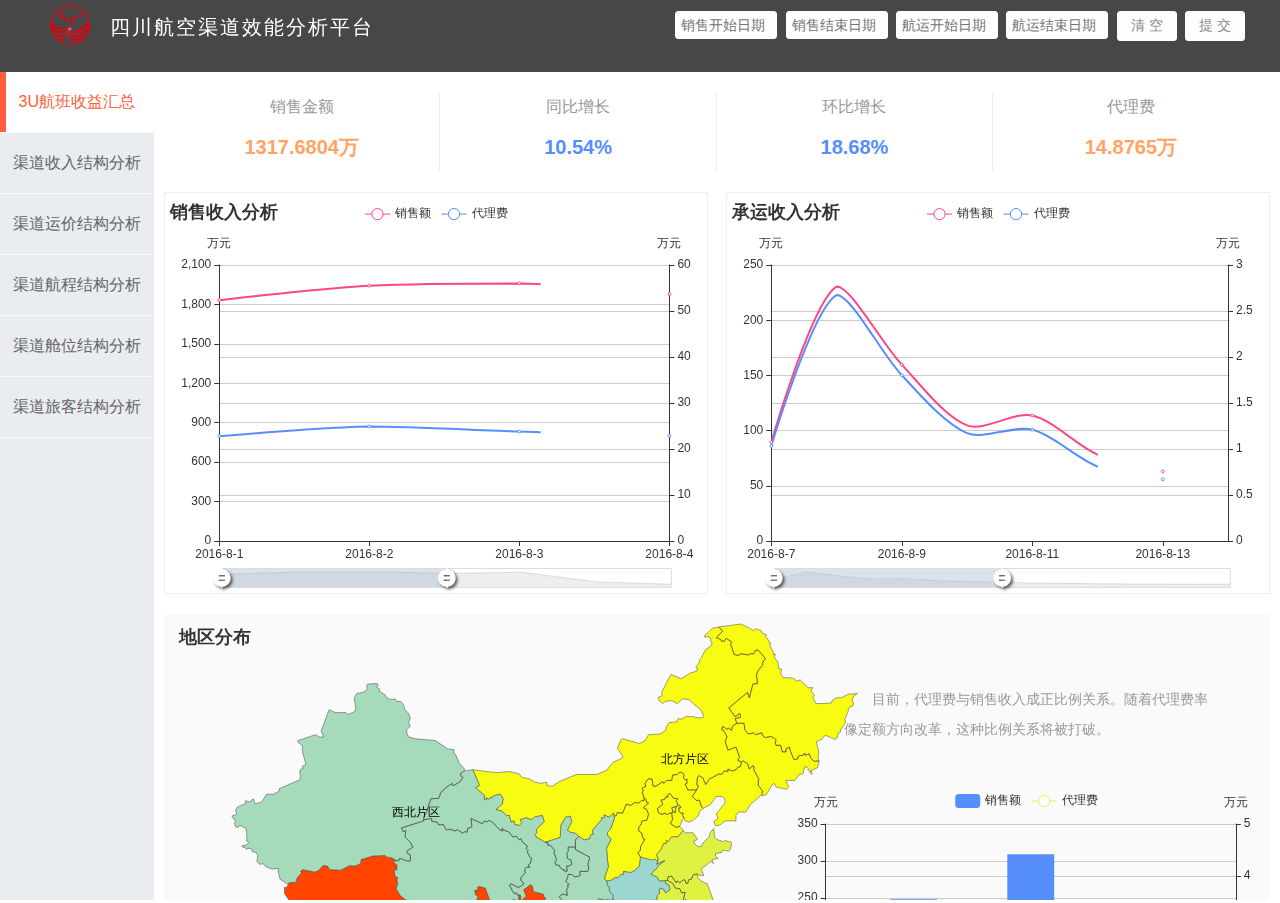
<file: index.html>
<!DOCTYPE html>
<html>
<head>
    <meta charset="UTF-8">
    <title></title>
    <link rel="stylesheet" href="css/public.css"/>
    <link rel="stylesheet" href="css/index.css"/>
    <link rel="stylesheet" href="css/datePicker.css"/>
</head>
<body>
<div class="main">
    <div class="mainTop">
        <div class="mainTop_left">
            <img src="img/logo.png" width="40" height="40" class="floatLeft" />
            <p>四川航空渠道效能分析平台</p>
        </div>
        <!--日期筛选-->
        <div class="floatRight pageDate">
            <form id="myform" style="display: inline-block">
                <input type="text" id="datePicker" class="date_picker" placeholder="销售开始日期"/>
                <input type="text" id="datePicker2" class="date_picker" placeholder="销售结束日期"/>
                <input type="text" id="datePicker3" class="date_picker" placeholder="航运开始日期"/>
                <input type="text" id="datePicker4" class="date_picker" placeholder="航运结束日期"/>
            </form>
            <input type="button" id="dateClear" class="date_picker dateClear" value="清 空"/>
            <input type="submit" id="dateSubmit" class="date_picker dateClear" value="提 交"/>
        </div>
    </div>
    <div class="mainBottom">
        <div style="width:12%;" class="floatLeft iframeLeft">
            <div class="leftNav">
                <ul class="nav">
                    <li>
                        <a class="left00 default" target="right" href="paging/right.html">3U航班收益汇总</a>
                    </li>
                    <li>
                        <a target="right" href="paging/channel.html" class="left1">渠道收入结构分析</a>
                        <!--<ul class="navTwo">
                            <li class="twoText">
                                <a>二级列表1</a>
                                <span class="floatRight rotation">></span>
                                <div class="navThree" style="display: none">
                                    <a target="right" href="paging/right.html">三级列表1</a>
                                    <a href="###">三级列表</a>
                                    <a href="###">三级列表</a>
                                    <a href="###">三级列表</a>
                                </div>
                            </li>
                            <li class="twoText">
                                <a>二级列表2</a>
                                <span class="floatRight rotation">></span>
                                <div class="navThree" style="display: none">
                                    <a href="###">三级列表</a>
                                    <a href="###">三级列表</a>
                                    <a href="###">三级列表</a>
                                    <a href="###">三级列表</a>
                                </div>
                            </li>
                            <li class="twoText">
                                <a target="right" href="paging/right1.html">二级列表3</a>
                            </li>
                        </ul>-->
                    </li>
                    <li><a target="right" href="paging/tariffs.html">渠道运价结构分析</a></li>
                    <li><a target="right" href="paging/interLine.html">渠道航程结构分析</a></li>
                    <li><a target="right" href="paging/space.html">渠道舱位结构分析</a></li>
                    <li><a target="right" href="paging/travelers.html">渠道旅客结构分析</a></li>
                    <div id="lanPos"></div>
                </ul>
            </div>
        </div>
        <div style="width:88%;" class="floatLeft iframeRight">
            <iframe id="right" name="right" src="paging/right.html" width="100%" height="100%" frameborder="false"></iframe>
        </div>
    </div>
</div>
<script type="text/javascript" src="js/jquery-1.11.3.js"></script>
<script type="text/javascript" src="js/jquery.date_input.pack.js"></script>
<script type="text/javascript" src="js/index.js"></script>
</body>
</html>
</file>
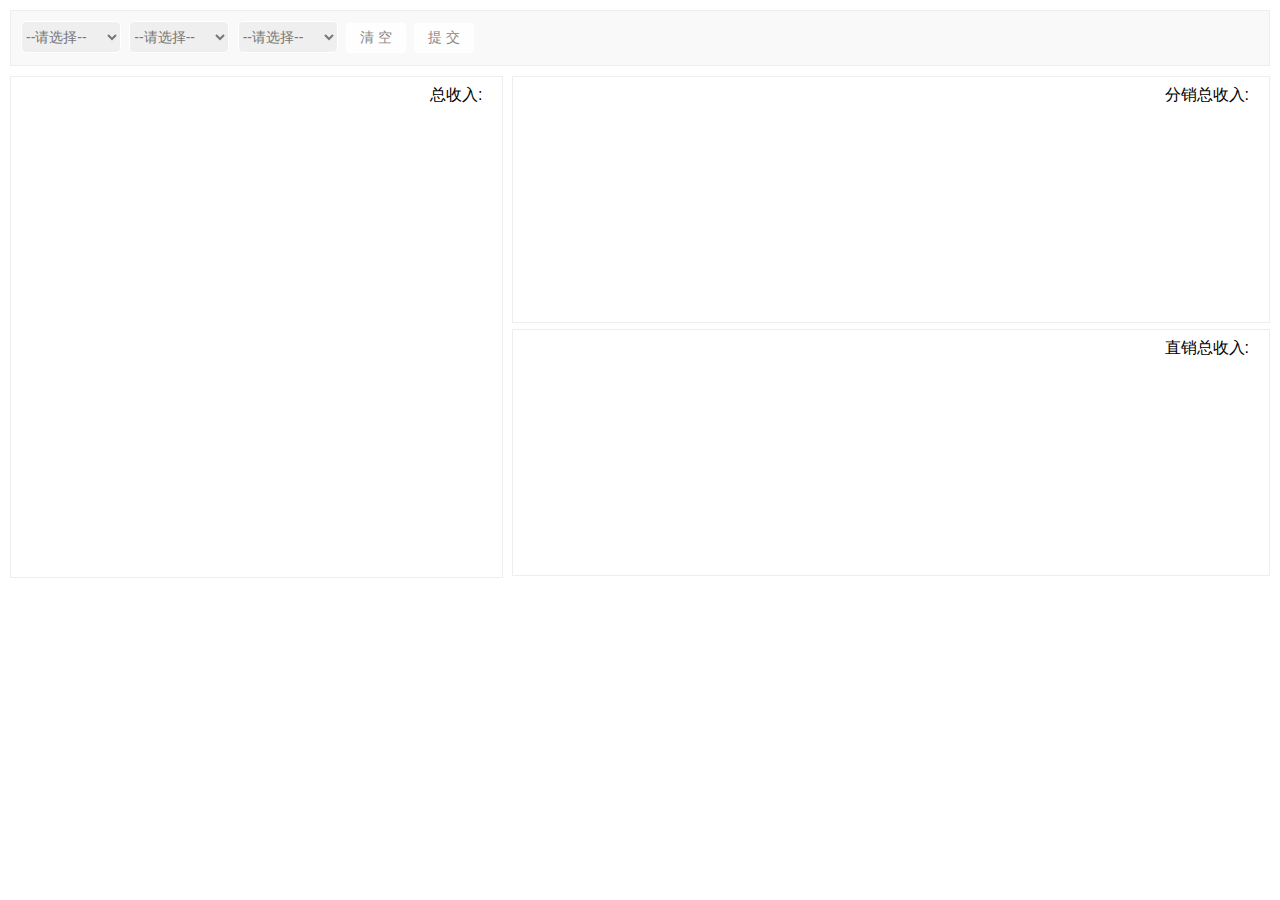
<file: paging/channel.html>
<!DOCTYPE html>
<html>
<head>
    <meta charset="UTF-8">
    <title>渠道结构分析</title>
    <link rel="stylesheet" href="../css/public.css"/>
    <link rel="stylesheet" href="../css/right.css"/>
</head>
<body>
<div class="page">
    <!--全局筛选-->
    <div class="pageSelect">
        <!--三级筛选-->
        <div class="floatLeft selectFilter">
            <select class="oneSelect">
                <option data-index="-1">--请选择--</option>
            </select>
            <select class="twoSelect">
                <option data-index="-1">--请选择--</option>
            </select>
            <select class="threeSelect">
                <option data-index="-1">--请选择--</option>
            </select>
            <input type="button" id="dateClear2" class="date_picker dateClear" value="清 空"/>
            <input type="submit" id="dateSubmit2" class="date_picker dateClear" value="提 交"/>
        </div>
    </div>
    <!--详情-->
    <div class="channelLayout">
        <div class="channelLeft">
            <p class="channel_totalRevenue">
                <span>总收入:</span>
                <span class="totalRevenue"></span>
            </p>
            <div id="channel_onePie" style="width:100%;height: 100%"></div>
        </div>
        <div class="channelTop">
            <p class="channel_totalRevenue">
                <span>分销总收入:</span>
                <span class="distribution"></span>
            </p>
            <div id="channel_twoTopPie" class="floatLeft channel_twoTopPie"></div>
            <div id="channel_threeTopPie" class="floatLeft channel_twoTopPie"></div>
        </div>
        <div class="channelbottom">
            <p class="channel_totalRevenue">
                <span>直销总收入:</span>
                <span class="direct"></span>
            </p>
            <div id="channel_twoBottomPie" class="floatLeft channel_twoTopPie"></div>
            <div id="channel_threeBottomPie" class="floatLeft channel_twoTopPie"></div>
        </div>
    </div>
</div>
</body>
<script type="text/javascript" src="../js/jquery-1.11.3.js"></script>
<script type="text/javascript" src="../js/echarts.js"></script>
<script type="text/javascript" src="../js/channel.js"></script>
</html>
</file>
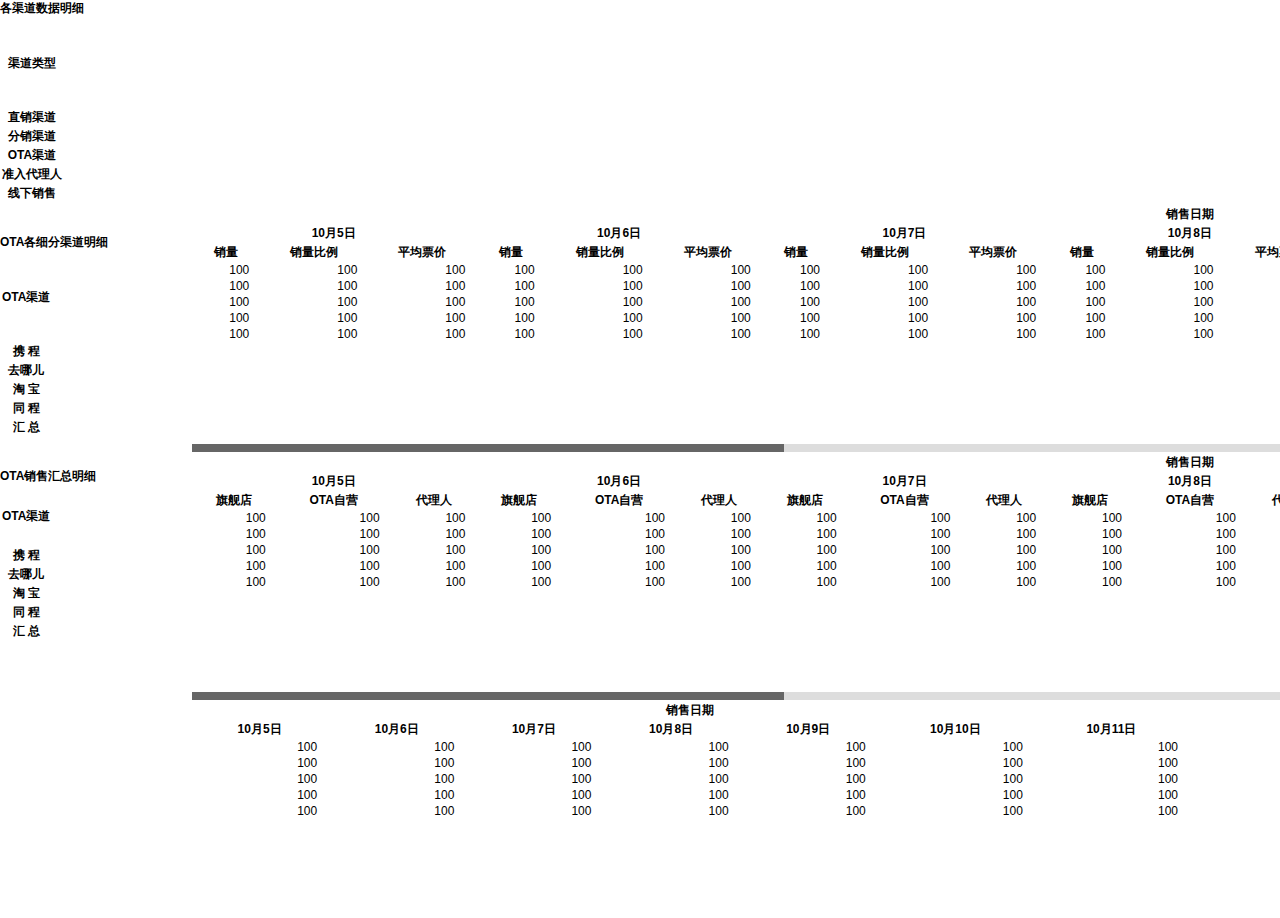
<file: paging/channelDetails.html>
<!DOCTYPE html>
<html>
<head>
    <meta charset="UTF-8">
    <title>明细表</title>
    <link rel="stylesheet" href="../css/public.css"/>
    <link rel="stylesheet" href="../css/right.css"/>
    <link rel="stylesheet" href="../css/lanrenzhijia.css"/>
</head>
<body>
<div class="detailsLayout">
    <h3>各渠道数据明细</h3>
    <table border="1" cellspacing="0" cellpadding="2" bordercolor="#fff">
        <thead class="details_Left">
            <tr style="height: 90px">
                <th>渠道类型</th>
            </tr>
            <tr>
                <th>直销渠道</th>
            </tr>
            <tr>
                <th>分销渠道</th>
            </tr>
            <tr>
                <th>OTA渠道</th>
            </tr>
            <tr>
                <th>准入代理人</th>
            </tr>
            <tr>
                <th>线下销售</th>
            </tr>
        </thead>
    </table>
    <div id="scrollbar1" class=" floatRight scrollbar">
        <div class="viewport">
            <div class="overview">
                <table  border="1" cellspacing="0" cellpadding="2" bordercolor="#fff">
                    <thead>
                        <tr>
                            <th colspan="21">销售日期</tr>
                        <tr>
                            <th colspan="3">10月5日</th>
                            <th colspan="3">10月6日</th>
                            <th colspan="3">10月7日</th>
                            <th colspan="3">10月8日</th>
                            <th colspan="3">10月9日</th>
                            <th colspan="3">10月10日</th>
                            <th colspan="3">10月11日</th>
                        </tr>
                        <tr class="scrollbar1_width">
                            <th>销量</th>
                            <th>销量比例</th>
                            <th>平均票价</th>
                            <th>销量</th>
                            <th>销量比例</th>
                            <th>平均票价</th>
                            <th>销量</th>
                            <th>销量比例</th>
                            <th>平均票价</th>
                            <th>销量</th>
                            <th>销量比例</th>
                            <th>平均票价</th>
                            <th>销量</th>
                            <th>销量比例</th>
                            <th>平均票价</th>
                            <th>销量</th>
                            <th>销量比例</th>
                            <th>平均票价</th>
                            <th>销量</th>
                            <th>销量比例</th>
                            <th>平均票价</th>
                        </tr>
                    </thead>
                    <tbody>
                        <tr>
                            <td>100</td>
                            <td>100</td>
                            <td>100</td>
                            <td>100</td>
                            <td>100</td>
                            <td>100</td>
                            <td>100</td>
                            <td>100</td>
                            <td>100</td>
                            <td>100</td>
                            <td>100</td>
                            <td>100</td>
                            <td>100</td>
                            <td>100</td>
                            <td>100</td>
                            <td>100</td>
                            <td>100</td>
                            <td>100</td>
                            <td>100</td>
                            <td>100</td>
                            <td>100</td>
                        </tr>
                        <tr>
                            <td>100</td>
                            <td>100</td>
                            <td>100</td>
                            <td>100</td>
                            <td>100</td>
                            <td>100</td>
                            <td>100</td>
                            <td>100</td>
                            <td>100</td>
                            <td>100</td>
                            <td>100</td>
                            <td>100</td>
                            <td>100</td>
                            <td>100</td>
                            <td>100</td>
                            <td>100</td>
                            <td>100</td>
                            <td>100</td>
                            <td>100</td>
                            <td>100</td>
                            <td>100</td>
                        </tr>
                        <tr>
                            <td>100</td>
                            <td>100</td>
                            <td>100</td>
                            <td>100</td>
                            <td>100</td>
                            <td>100</td>
                            <td>100</td>
                            <td>100</td>
                            <td>100</td>
                            <td>100</td>
                            <td>100</td>
                            <td>100</td>
                            <td>100</td>
                            <td>100</td>
                            <td>100</td>
                            <td>100</td>
                            <td>100</td>
                            <td>100</td>
                            <td>100</td>
                            <td>100</td>
                            <td>100</td>
                        </tr>
                        <tr>
                            <td>100</td>
                            <td>100</td>
                            <td>100</td>
                            <td>100</td>
                            <td>100</td>
                            <td>100</td>
                            <td>100</td>
                            <td>100</td>
                            <td>100</td>
                            <td>100</td>
                            <td>100</td>
                            <td>100</td>
                            <td>100</td>
                            <td>100</td>
                            <td>100</td>
                            <td>100</td>
                            <td>100</td>
                            <td>100</td>
                            <td>100</td>
                            <td>100</td>
                            <td>100</td>
                        </tr>
                        <tr>
                            <td>100</td>
                            <td>100</td>
                            <td>100</td>
                            <td>100</td>
                            <td>100</td>
                            <td>100</td>
                            <td>100</td>
                            <td>100</td>
                            <td>100</td>
                            <td>100</td>
                            <td>100</td>
                            <td>100</td>
                            <td>100</td>
                            <td>100</td>
                            <td>100</td>
                            <td>100</td>
                            <td>100</td>
                            <td>100</td>
                            <td>100</td>
                            <td>100</td>
                            <td>100</td>
                        </tr>
                    </tbody>
                </table>
            </div>
        </div>
        <div class="scrollbar">
            <div class="track">
                <div class="thumb"></div>
            </div>
        </div>
    </div>
</div>
<div class="detailsLayout" style="margin-top:30px">
    <h3>OTA各细分渠道明细</h3>
    <table border="1" cellspacing="0" cellpadding="2" bordercolor="#fff">
        <thead class="details_Left">
        <tr style="height: 90px">
            <th>OTA渠道</th>
        </tr>
        <tr>
            <th>携 程</th>
        </tr>
        <tr>
            <th>去哪儿</th>
        </tr>
        <tr>
            <th>淘 宝</th>
        </tr>
        <tr>
            <th>同 程</th>
        </tr>
        <tr>
            <th>汇 总</th>
        </tr>
        </thead>
    </table>
    <div id="scrollbar2" class=" floatRight scrollbar">
        <div class="viewport">
            <div class="overview">
                <table  border="1" cellspacing="0" cellpadding="2" bordercolor="#fff">
                    <thead>
                    <tr>
                        <th colspan="21">销售日期</tr>
                    <tr>
                        <th colspan="3">10月5日</th>
                        <th colspan="3">10月6日</th>
                        <th colspan="3">10月7日</th>
                        <th colspan="3">10月8日</th>
                        <th colspan="3">10月9日</th>
                        <th colspan="3">10月10日</th>
                        <th colspan="3">10月11日</th>
                    </tr>
                    <tr class="scrollbar1_width">
                        <th>旗舰店</th>
                        <th>OTA自营</th>
                        <th>代理人</th>
                        <th>旗舰店</th>
                        <th>OTA自营</th>
                        <th>代理人</th>
                        <th>旗舰店</th>
                        <th>OTA自营</th>
                        <th>代理人</th>
                        <th>旗舰店</th>
                        <th>OTA自营</th>
                        <th>代理人</th>
                        <th>旗舰店</th>
                        <th>OTA自营</th>
                        <th>代理人</th>
                        <th>旗舰店</th>
                        <th>OTA自营</th>
                        <th>代理人</th>
                        <th>旗舰店</th>
                        <th>OTA自营</th>
                        <th>代理人</th>
                    </tr>
                    </thead>
                    <tbody>
                    <tr>
                        <td>100</td>
                        <td>100</td>
                        <td>100</td>
                        <td>100</td>
                        <td>100</td>
                        <td>100</td>
                        <td>100</td>
                        <td>100</td>
                        <td>100</td>
                        <td>100</td>
                        <td>100</td>
                        <td>100</td>
                        <td>100</td>
                        <td>100</td>
                        <td>100</td>
                        <td>100</td>
                        <td>100</td>
                        <td>100</td>
                        <td>100</td>
                        <td>100</td>
                        <td>100</td>
                    </tr>
                    <tr>
                        <td>100</td>
                        <td>100</td>
                        <td>100</td>
                        <td>100</td>
                        <td>100</td>
                        <td>100</td>
                        <td>100</td>
                        <td>100</td>
                        <td>100</td>
                        <td>100</td>
                        <td>100</td>
                        <td>100</td>
                        <td>100</td>
                        <td>100</td>
                        <td>100</td>
                        <td>100</td>
                        <td>100</td>
                        <td>100</td>
                        <td>100</td>
                        <td>100</td>
                        <td>100</td>
                    </tr>
                    <tr>
                        <td>100</td>
                        <td>100</td>
                        <td>100</td>
                        <td>100</td>
                        <td>100</td>
                        <td>100</td>
                        <td>100</td>
                        <td>100</td>
                        <td>100</td>
                        <td>100</td>
                        <td>100</td>
                        <td>100</td>
                        <td>100</td>
                        <td>100</td>
                        <td>100</td>
                        <td>100</td>
                        <td>100</td>
                        <td>100</td>
                        <td>100</td>
                        <td>100</td>
                        <td>100</td>
                    </tr>
                    <tr>
                        <td>100</td>
                        <td>100</td>
                        <td>100</td>
                        <td>100</td>
                        <td>100</td>
                        <td>100</td>
                        <td>100</td>
                        <td>100</td>
                        <td>100</td>
                        <td>100</td>
                        <td>100</td>
                        <td>100</td>
                        <td>100</td>
                        <td>100</td>
                        <td>100</td>
                        <td>100</td>
                        <td>100</td>
                        <td>100</td>
                        <td>100</td>
                        <td>100</td>
                        <td>100</td>
                    </tr>
                    <tr>
                        <td>100</td>
                        <td>100</td>
                        <td>100</td>
                        <td>100</td>
                        <td>100</td>
                        <td>100</td>
                        <td>100</td>
                        <td>100</td>
                        <td>100</td>
                        <td>100</td>
                        <td>100</td>
                        <td>100</td>
                        <td>100</td>
                        <td>100</td>
                        <td>100</td>
                        <td>100</td>
                        <td>100</td>
                        <td>100</td>
                        <td>100</td>
                        <td>100</td>
                        <td>100</td>
                    </tr>
                    </tbody>
                </table>
            </div>
        </div>
        <div class="scrollbar">
            <div class="track">
                <div class="thumb"></div>
            </div>
        </div>
    </div>
</div>
<div class="detailsLayout" style="margin-top:30px">
    <h3>OTA销售汇总明细</h3>
    <table border="1" cellspacing="0" cellpadding="2" bordercolor="#fff">
        <thead class="details_Left">
        <tr style="height: 60px">
            <th>OTA渠道</th>
        </tr>
        <tr>
            <th>携 程</th>
        </tr>
        <tr>
            <th>去哪儿</th>
        </tr>
        <tr>
            <th>淘 宝</th>
        </tr>
        <tr>
            <th>同 程</th>
        </tr>
        <tr>
            <th>汇 总</th>
        </tr>
        </thead>
    </table>
    <div id="scrollbar3" class=" floatRight scrollbar">
        <div class="viewport scrollbar3_height">
            <div class="overview">
                <table  border="1" cellspacing="0" cellpadding="2" bordercolor="#fff">
                    <thead>
                    <tr>
                        <th colspan="7">销售日期</tr>
                    <tr>
                        <th>10月5日</th>
                        <th>10月6日</th>
                        <th>10月7日</th>
                        <th>10月8日</th>
                        <th>10月9日</th>
                        <th>10月10日</th>
                        <th>10月11日</th>
                    </tr>
                    </thead>
                    <tbody>
                        <tr>
                            <td>100</td>
                            <td>100</td>
                            <td>100</td>
                            <td>100</td>
                            <td>100</td>
                            <td>100</td>
                            <td>100</td>
                        </tr>
                        <tr>
                            <td>100</td>
                            <td>100</td>
                            <td>100</td>
                            <td>100</td>
                            <td>100</td>
                            <td>100</td>
                            <td>100</td>
                        </tr>
                        <tr>
                            <td>100</td>
                            <td>100</td>
                            <td>100</td>
                            <td>100</td>
                            <td>100</td>
                            <td>100</td>
                            <td>100</td>
                        </tr>
                        <tr>
                            <td>100</td>
                            <td>100</td>
                            <td>100</td>
                            <td>100</td>
                            <td>100</td>
                            <td>100</td>
                            <td>100</td>
                        </tr>
                        <tr>
                            <td>100</td>
                            <td>100</td>
                            <td>100</td>
                            <td>100</td>
                            <td>100</td>
                            <td>100</td>
                            <td>100</td>
                        </tr>
                    </tbody>
                </table>
            </div>
        </div>
        <div class="scrollbar">
            <div class="track">
                <div class="thumb"></div>
            </div>
        </div>
    </div>
</div>
<script type="text/javascript" src="../js/jquery-1.11.3.js"></script>
<script type="text/javascript" src="../js/tinyscrollbar.js"></script>
<script>
    $('#scrollbar1').tinyscrollbar({ axis: 'x'});
    $('#scrollbar2').tinyscrollbar({ axis: 'x'});
    $('#scrollbar3').tinyscrollbar({ axis: 'x'});
</script>
</body>
</html>
</file>
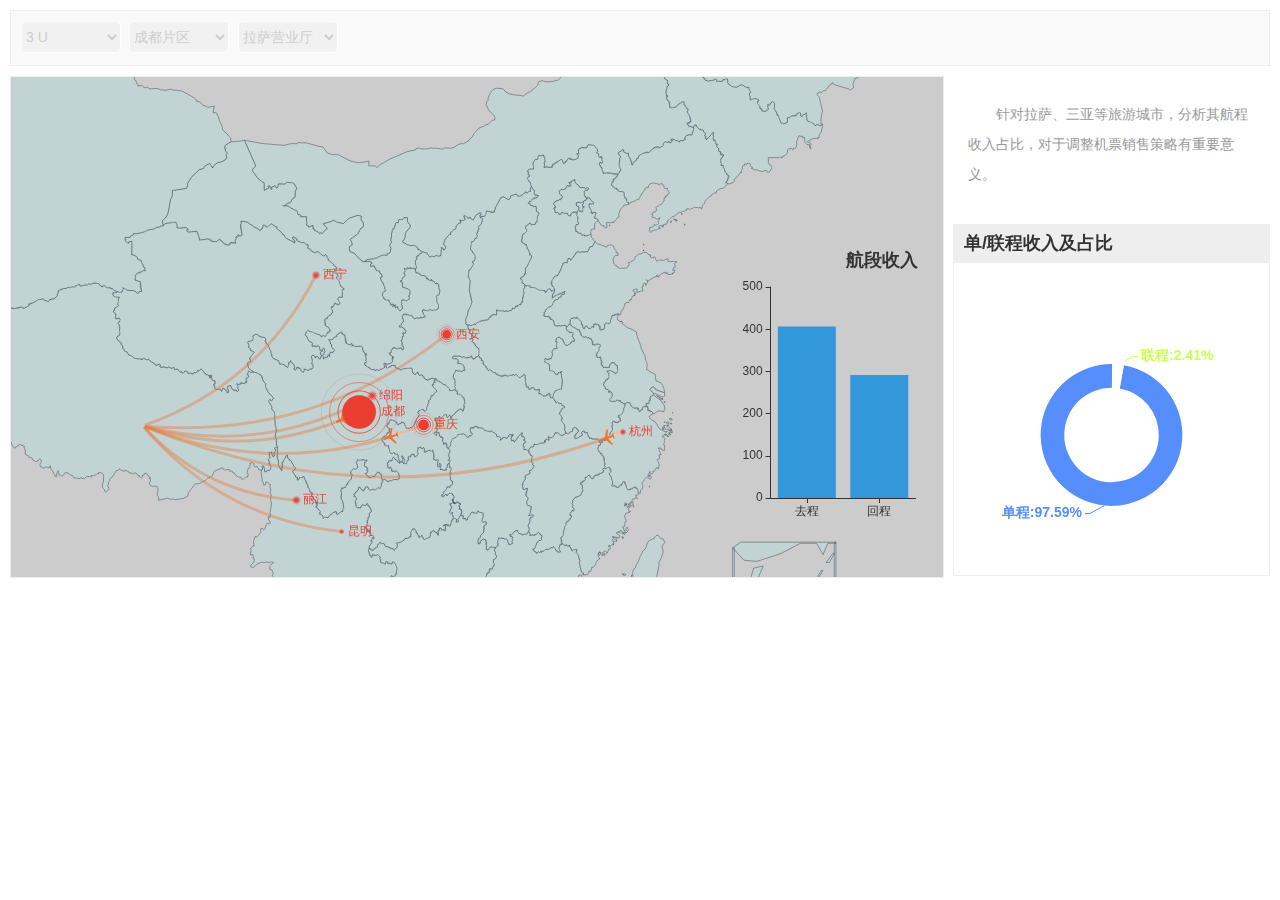
<file: paging/interLine.html>
<!DOCTYPE html>
<html>
<head>
    <meta charset="UTF-8">
    <title>渠道单联程结构分析</title>
    <link rel="stylesheet" href="../css/public.css"/>
    <link rel="stylesheet" href="../css/right.css"/>
</head>
<body>
<div class="page">
    <!--全局筛选-->
    <div class="pageSelect">
        <!--三级筛选-->
        <div class="floatLeft selectFilter">
            <select class="oneSelect" disabled="disabled" style="color:#bbb">
                <option data-index="-1">3 U</option>
            </select>
            <select class="twoSelect" disabled="disabled" style="color:#bbb">
                <option data-index="-1">成都片区</option>
            </select>
            <select class="threeSelect" disabled="disabled" style="color:#bbb">
                <option data-index="-1">拉萨营业厅</option>
            </select>
        </div>
    </div>
    <!--详情-->
    <div class="channelLayout">
        <div class="interLineText">
            <p>针对拉萨、三亚等旅游城市，分析其航程收入占比，对于调整机票销售策略有重要意义。</p>
        </div>
        <div id="interLinePie" class="interLineLeft"></div>
        <div class="interLineRight">
            <div id="interLineChina" class="interLineChina"></div>
            <div id="interLineBar" class="interLineBar"></div>
        </div>
    </div>
</div>
<script type="text/javascript" src="../js/jquery-1.11.3.js"></script>
<script type="text/javascript" src="../js/echarts.js"></script>
<script type="text/javascript" src="../js/interLine.js"></script>
</body>
</html>
</file>
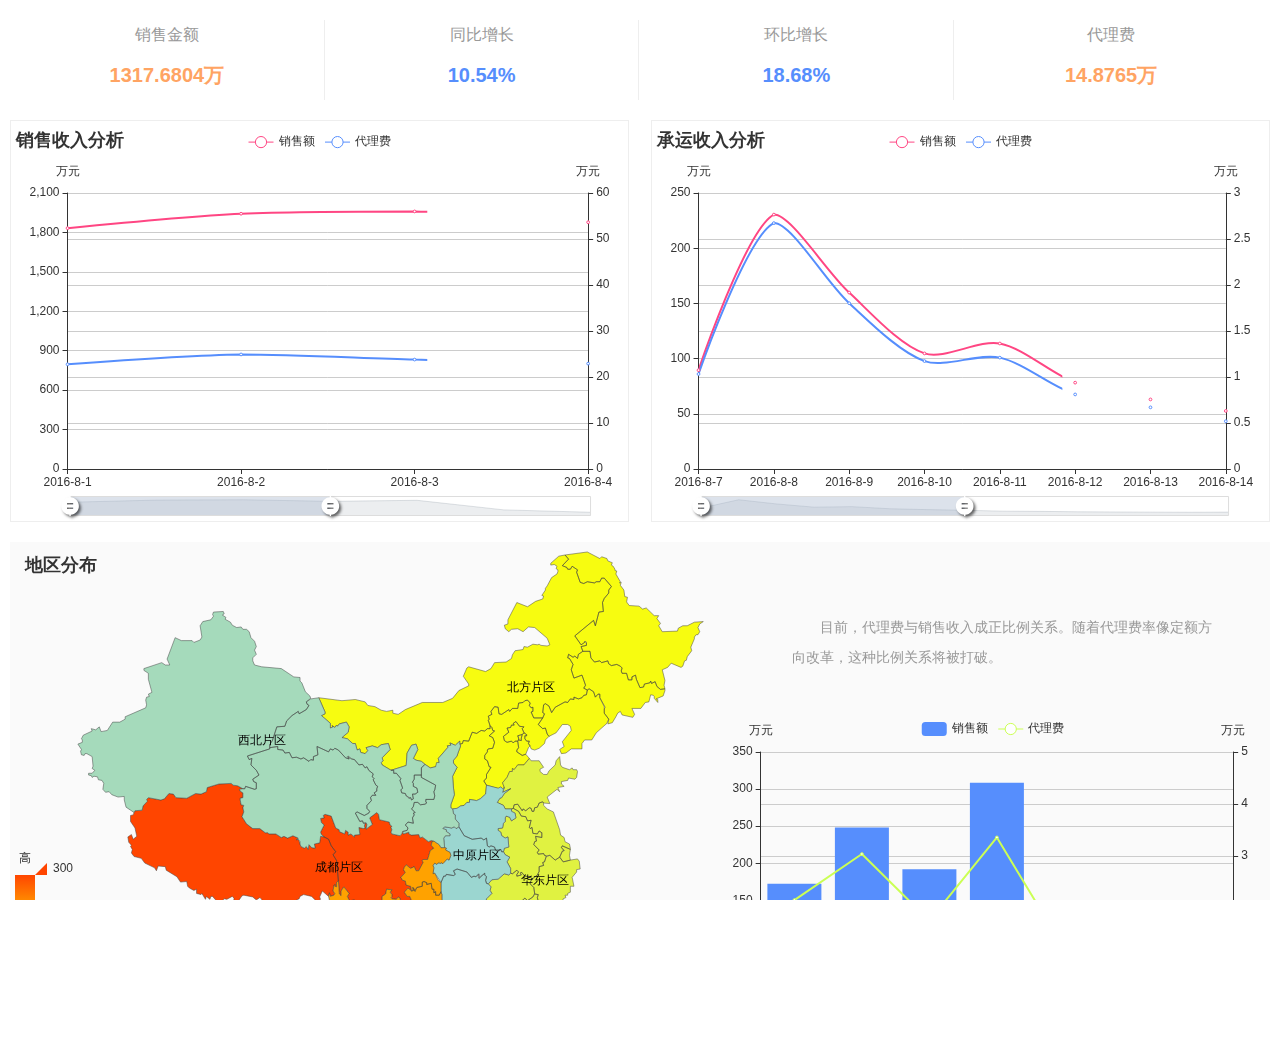
<file: paging/right.html>
<!DOCTYPE html>
<html>
<head>
    <meta charset="UTF-8">
    <title></title>
    <link rel="stylesheet" href="../css/public.css"/>
    <link rel="stylesheet" href="../css/right.css"/>
    <link rel="stylesheet" href="../css/datePicker.css"/>
</head>
<body>
<div class="page">
    <!--全局筛选-->
    <div class="homeTop">
        <div class="homeTopText">
            <span>销售金额</span>
            <p class="sales">1317.6804万元</p>
        </div>
        <div class="homeTopText">
            <span>同比增长</span>
            <p style="color:#568EFD">10.54%</p>
        </div>
        <div class="homeTopText">
            <span>环比增长</span>
            <p style="color:#568EFD">18.68%</p>
        </div>
        <div class="homeTopText" style="border-width: 0px;">
            <span>代理费</span>
            <p class="proxy">1317.6804万元</p>
        </div>
        <!--<p>
            <span class="dashBoardText">销售额：</span>
            <span class="dashBoardText sales" style="color:red"></span>
        </p>
        <p>
            <span class="dashBoardText">代理费：</span>
            <span class="dashBoardText proxy" style="color:red"></span>
        </p>-->
    </div>
    <div class="pageDetail">
        <!--仪表盘-->
        <div class="chinaBar">
            <div id="homeLineXS" class="floatLeft homeLineXS"></div>
            <div id="homeLine" class="floatRight homeLine"></div>
            <div class="floatLeft homeLayout">
                <div id="homeChina" class="floatLeft homeChina"></div>
                <div id="homeBar" class="floatLeft homeBar"></div>
                <div class="homeText">
                    <p>目前，代理费与销售收入成正比例关系。随着代理费率像定额方向改革，这种比例关系将被打破。</p>
                </div>
            </div>
        </div>
    </div>
</div>
</body>
<script type="text/javascript" src="../js/jquery-1.11.3.js"></script>
<script type="text/javascript" src="../js/jquery.date_input.pack.js"></script>
<script type="text/javascript" src="../js/echarts.js"></script>
<script type="text/javascript" src="../js/right.js"></script>
</html>
</file>
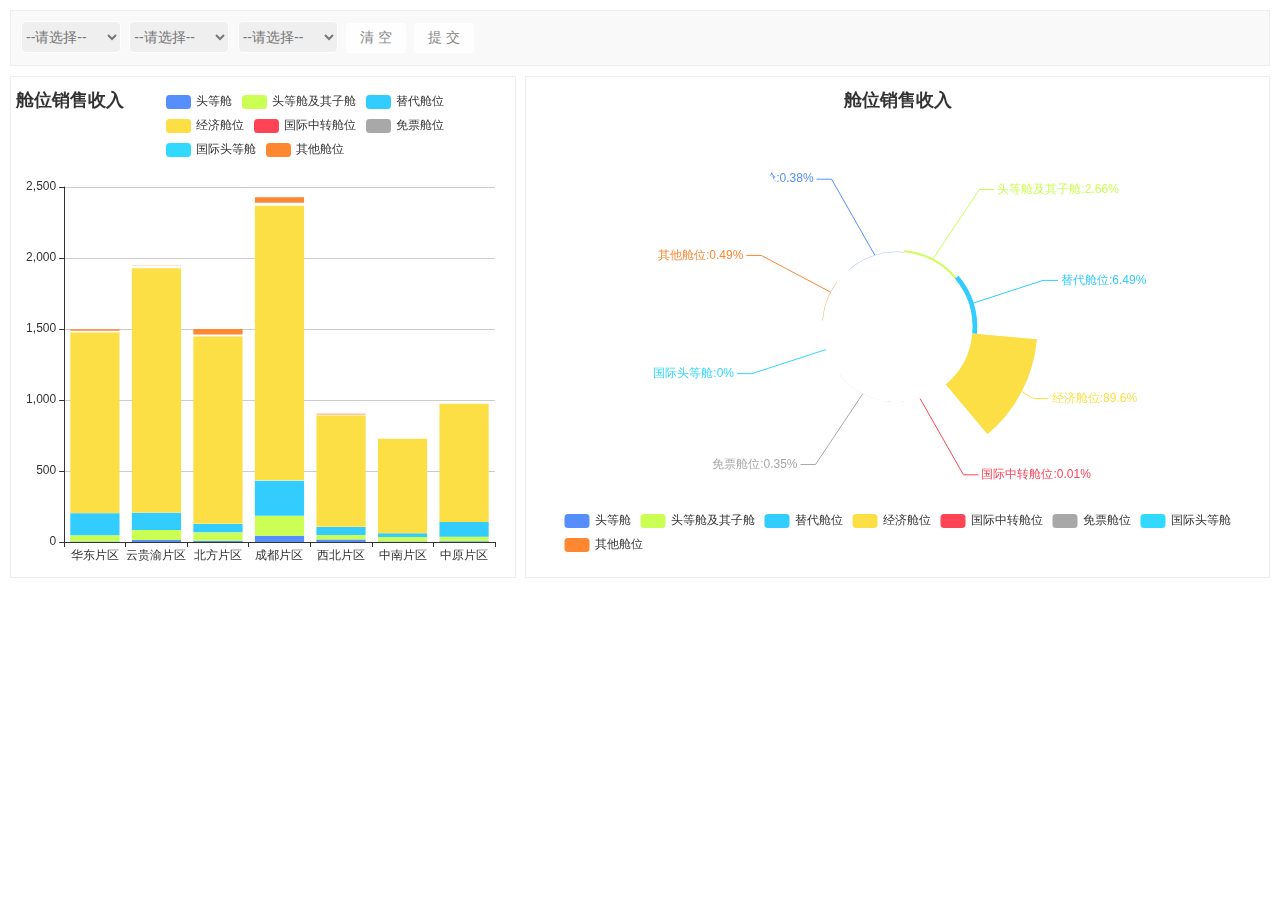
<file: paging/space.html>
<!DOCTYPE html>
<html>
<head>
    <meta charset="UTF-8">
    <title>渠道单联程结构分析</title>
    <link rel="stylesheet" href="../css/public.css"/>
    <link rel="stylesheet" href="../css/right.css"/>
</head>
<body>
<div class="page">
    <!--全局筛选-->
    <div class="pageSelect">
        <!--三级筛选-->
        <div class="floatLeft selectFilter">
            <select class="oneSelect">
                <option data-index="-1">--请选择--</option>
            </select>
            <select class="twoSelect">
                <option data-index="-1">--请选择--</option>
            </select>
            <select class="threeSelect">
                <option data-index="-1">--请选择--</option>
            </select>
            <input type="button" id="dateClear2" class="date_picker dateClear" value="清 空"/>
            <input type="submit" id="dateSubmit2" class="date_picker dateClear" value="提 交"/>
        </div>
    </div>
    <!--详情-->
    <div class="channelLayout">
        <div id="spaceBar" class="spaceBar"></div>
        <div id="spacePie" class="spacePie"></div>
    </div>
</div>
<script type="text/javascript" src="../js/jquery-1.11.3.js"></script>
<script type="text/javascript" src="../js/echarts.js"></script>
<script type="text/javascript" src="../js/space.js"></script>
</body>
</html>
</file>
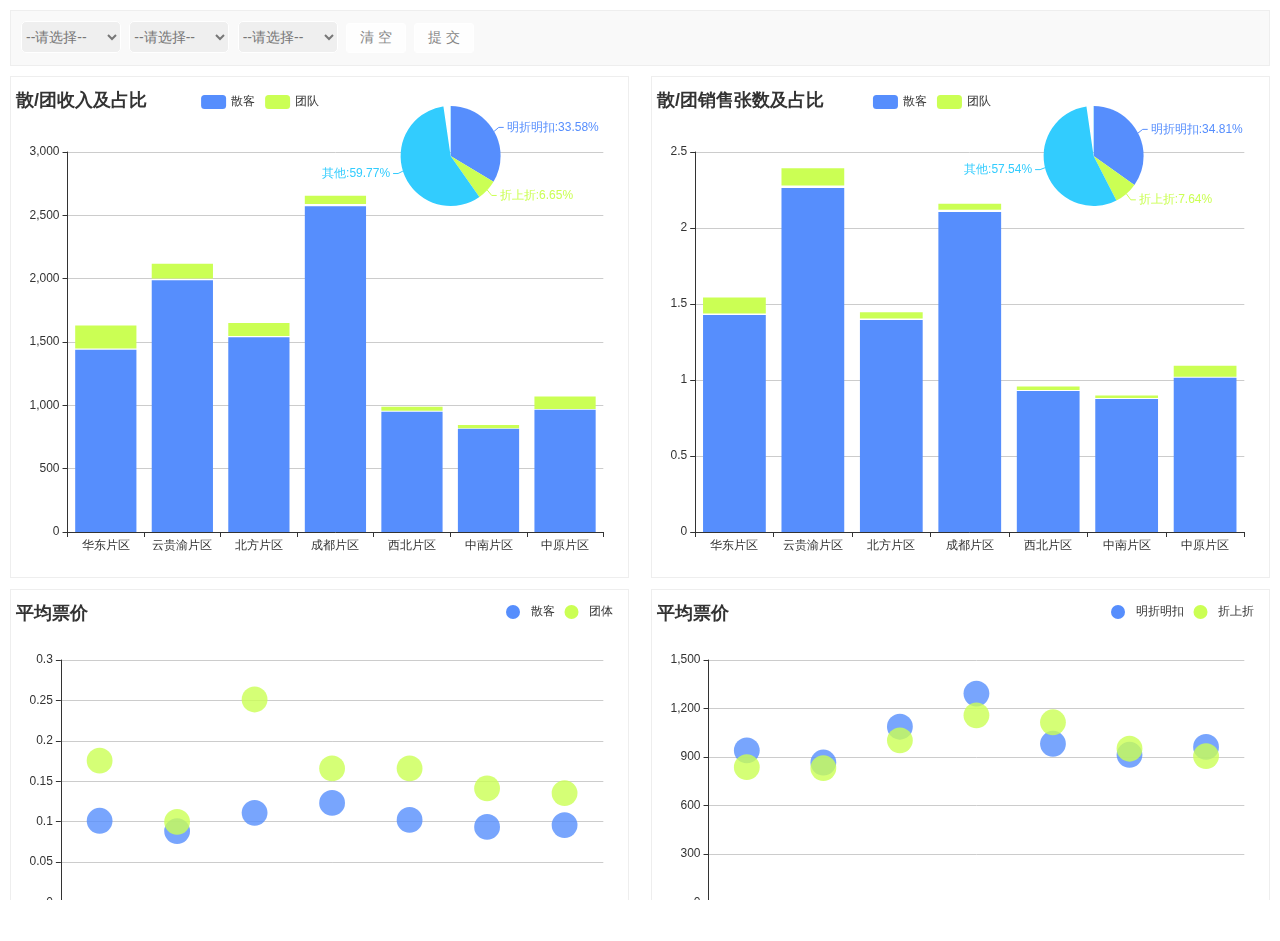
<file: paging/tariffs.html>
<!DOCTYPE html>
<html>
<head>
    <meta charset="UTF-8">
    <title>渠道运价结构分析</title>
    <link rel="stylesheet" href="../css/public.css"/>
    <link rel="stylesheet" href="../css/right.css"/>
</head>
<body>
<div class="page">
    <!--全局筛选-->
    <div class="pageSelect">
        <!--三级筛选-->
        <div class="floatLeft selectFilter">
            <select class="oneSelect">
                <option data-index="-1">--请选择--</option>
            </select>
            <select class="twoSelect">
                <option data-index="-1">--请选择--</option>
            </select>
            <select class="threeSelect">
                <option data-index="-1">--请选择--</option>
            </select>
            <input type="button" id="dateClear2" class="date_picker dateClear" value="清 空"/>
            <input type="submit" id="dateSubmit2" class="date_picker dateClear" value="提 交"/>
        </div>
    </div>
    <!--详情-->
    <div class="channelLayout">
        <div class="tariffsTop">
            <div id="tariffsBar" class="tariffsBar"></div>
            <div id="tariffsPie" class="tariffsPie"></div>
            <div id="tariffsBar2" class="tariffsBar2"></div>
            <div id="tariffsPie2" class="tariffsPie2"></div>
        </div>
        <div class="tariffsBottom">
            <div id="tariffsScatter" class="tariffsScatter"></div>
            <div id="tariffsScatter2" class="tariffsLine"></div>
        </div>
    </div>
</div>
</body>
<script type="text/javascript" src="../js/jquery-1.11.3.js"></script>
<script type="text/javascript" src="../js/echarts.js"></script>
<script type="text/javascript" src="../js/tariffs.js"></script>
</html>
</file>
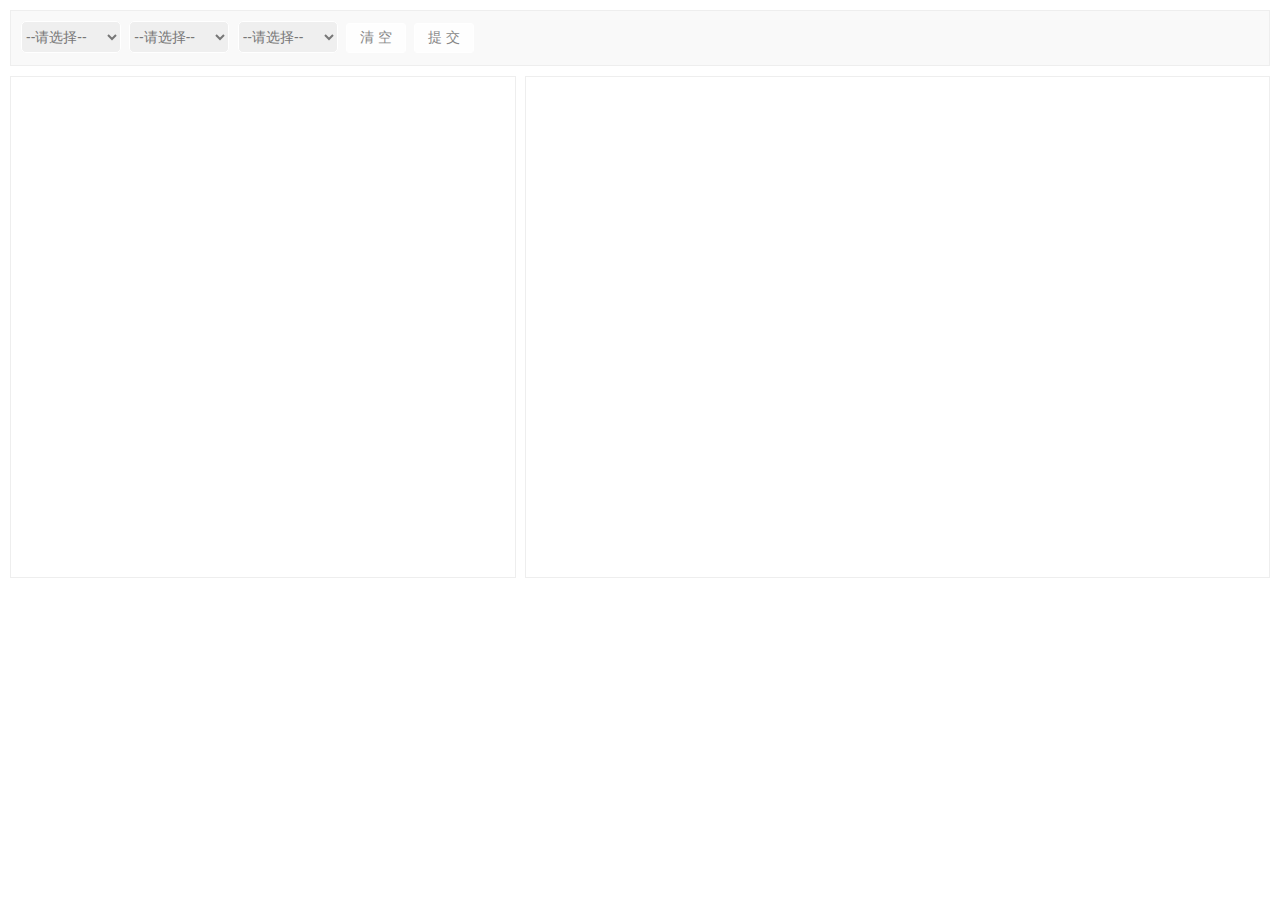
<file: paging/travelers.html>
<!DOCTYPE html>
<html>
<head>
    <meta charset="UTF-8">
    <title>渠道单联程结构分析</title>
    <link rel="stylesheet" href="../css/public.css"/>
    <link rel="stylesheet" href="../css/right.css"/>
</head>
<body>
<div class="page">
    <!--全局筛选-->
    <div class="pageSelect">
        <!--三级筛选-->
        <div class="floatLeft selectFilter">
            <select class="oneSelect">
                <option data-index="-1">--请选择--</option>
            </select>
            <select class="twoSelect">
                <option data-index="-1">--请选择--</option>
            </select>
            <select class="threeSelect">
                <option data-index="-1">--请选择--</option>
            </select>
            <input type="button" id="dateClear2" class="date_picker dateClear" value="清 空"/>
            <input type="submit" id="dateSubmit2" class="date_picker dateClear" value="提 交"/>
        </div>
    </div>
    <!--详情-->
    <div class="channelLayout">
        <div id="spaceBar" class="spaceBar"></div>
        <div id="spacePie" class="spacePie"></div>
    </div>
</div>
<script type="text/javascript" src="../js/jquery-1.11.3.js"></script>
<script type="text/javascript" src="../js/echarts.js"></script>
<script type="text/javascript" src="../js/travelers.js"></script>
</body>
</html>
</file>
<file: css/public.css>
@charset "utf-8";
body,div,input,button,ul,li,ol,h1,h2,h3,h4,h5,h6,p,a,span,img,strong,em,dd{
    margin: 0;
    padding: 0;
    font-family: "微软雅黑", Helvetica, sans-serif;
    font-size: 12px;
    -webkit-user-select: none;
}
html,body{
    height: 100%;
    overflow-x: hidden;
    overflow-y: hidden;
}
ul, li {
    list-style: none;
}
a{
    color:#333;
    text-decoration: none;
    cursor: pointer;
}
em{
    font-style: normal;
}

.floatLeft{
    float: left;
}
.floatRight{
    float: right;
}
</file>
<file: css/index.css>
/*头部*/
.main{
    width:100%;
    height:100%;
}
.mainTop{
    width:100%;
    height:8%;
    background-color: #474747;
}
/*头部左边*/
.mainTop_left{
    display: inline-block;
    margin:5px 0 5px 50px;
    height: 100%;
}
.mainTop_left > p{
    float: left;
    margin-left:20px;
    width: 400px;
    line-height: 2.8rem;
    font-size: 20px;
    letter-spacing: 2px;
    color:#fff;
}
/*全局筛选*/
.pageDate{
    margin:11px 30px 0 0;
}

/*头部右边*/
/*.mainTop_right{
    position: absolute;
    top:0;
    right:1%;
    width: 12%;
    height: 8%;
    cursor: pointer;
}
.mainTop_text > h6{
    height: 100%;
    line-height: 3.2rem;
    text-align: right;
    color:#fff;
    font-size: 0.9rem;
}*/

/*内容*/
.mainBottom{
    width:100%;
    height: 92%;
}
.iframeLeft{
    height:100%;
    display: inline-block;
}
.iframeRight{
    height: 100%;
    display: inline-block
}




/*左边导航一级*/
.leftNav{
    width:100%;
    height:100%;
    background-color:#555;
}
.nav{
    margin:0 auto;
    position:relative;
    height: 100%;
    background:#E9ECF1;
    z-index:0;
}
.nav > li{
    height:60px;
    line-height:60px;
    text-align:center;
    border-bottom:1px solid #F8F8F8;
}
.nav > li >a{
    display:block;
    color:#666;
    font-size: 16px;
}
/*.nav > li >a:before{
    content:"";
    padding:0 5px;
    display: inline-block;
    width:34px;
    height: 24px;
    vertical-align:middle;
}
.left0:before{
    background: url("../img/left0.png") no-repeat 0 0;
    background-size:34px 24px;
}
.left0:hover:before,.left00:before{
    background: url("../img/left00.png") no-repeat 0 0;
    background-size:34px 24px;
}
.left1:before{
    background: url("../img/left1.png") no-repeat 0 0;
    background-size:34px 24px;
}
.left1:hover:before,.left01:before{
    background: url("../img/left01.png") no-repeat 0 0;
    background-size:34px 24px;
}*/
.nav > li >a:hover{
    color:#FF5F3E;
}
.nav > li >a.default{
    color:#FF5F3E;
}
#lanPos{
    width:97%;
    height:60px;
    line-height:60px;
    background:#fff;
    border-left:6px solid #FF5F3E;
    position:absolute;
    left:0;
    top:0;
    z-index:-1;
    transition:top .2s;
}

/*导航二级*/
.navTwo{
    display: none;
    position: absolute;
    top:0;
    left: 100%;
    width:180px;
    height: 100%;
    background: #fff;
    border-right:1px solid #ccc;
}
.twoText{
    position: relative;
    line-height: 50px;
    text-align: left;
    cursor: pointer;
}

.twoText >a{
    display: inline-block;
    width: 160px;
    padding-left: 20px;
    font-size: 14px;
}
.twoText >a:hover{
    color:#FF5F3E;
}
.rotation{
    position: absolute;
    top: 0;
    right:12px;
    font-size: 16px;
    font-family: -webkit-body;
    cursor: pointer;
}
.rotationClick{
    transform:rotate(90deg);
    -ms-transform:rotate(90deg); 	/* IE 9 */
    -moz-transform:rotate(90deg); 	/* Firefox */
    -webkit-transform:rotate(90deg); /* Safari 和 Chrome */
    -o-transform:rotate(90deg);
}

/*导航三级*/
.navThree{
    display: none;
    padding-left:10px;
    line-height: 34px;
}
.navThree >a{
    padding-left:10px;
    display: inline-block;
    width: 160px;
    height: 34px;
    line-height: 34px;
    color: #333;
    border-radius: 6px 0 0 6px;
}
.navThree >a:hover{
    color:#fff;
    background: #FF5F3E;
}
.currentThree{
    color:#fff!important;
    background: #FF5F3E;
}
</file>
<file: css/datePicker.css>
.date_picker {
    margin-right: 5px;
    width: 90px;
    background: #fefefe;
    border: 1px solid #fff;
    font-size: 14px;
    color: #777;
    padding: 5px;
    border-radius: 3px;
    outline: none
}
.dateClear{
    width:60px;
    color:#888;
    cursor: pointer;
}
.dateClear:hover{
    background: #FF5F3E;
    border-color: #FF5F3E;
    color:#fff;
}
/*---------------------------------------demo css--------------------------------------------*/
.date_selector, .date_selector * {
    width: auto;
    height: auto;
    border: none;
    background: none;
    margin: 0;
    padding: 0;
    text-align: left;
    text-decoration: none;
}

.date_selector {
    background: #fbfbfb;
    border: 1px solid #ccc;
    padding: 10px;
    margin: 0;
    margin-top: -1px;
    position: absolute;
    z-index: 100000;
    display: none;
    border-radius: 3px;
    box-shadow: 0 0 5px #aaa;
    box-shadow: 0 2px 2px #ccc;
    width: 220px;
}

.date_selector_ieframe {
    position: absolute;
    z-index: 99999;
    display: none;
}

.date_selector .nav {
    width: 17.5em;
}

.date_selector .nav p {
    clear: none;
}

.date_selector .month_nav, .date_selector .year_nav {
    margin: 0 0 3px 0;
    padding: 0;
    display: block;
    position: relative;
    text-align: center;
}

.date_selector .month_nav {
    float: left;
    width: 55%;
}

.date_selector .year_nav {
    float: right;
    width: 42%;
    margin-right: -8px;
}

.date_selector .month_name, .date_selector .year_name {
    font-weight: bold;
    line-height: 20px;
}

.date_selector .button {
    display: block;
    position: absolute;
    top: 0;
    width: 18px;
    height: 18px;
    line-height: 16px;
    font-weight: bold;
    color: #5985c7;
    text-align: center;
    font-size: 12px;
    overflow: hidden;
    border: 1px solid #ccc;
    border-radius: 2px;
}

.date_selector .button:hover, .date_selector .button.hover {
    background: #5985c7;
    color: #fff;
    cursor: pointer;
    border-color: #3a930d;
}

.date_selector .prev {
    left: 0;
}

.date_selector .next {
    right: 0;
}

.date_selector table {
    border-spacing: 0;
    border-collapse: collapse;
    clear: both;
    margin: 0;
    width: 220px;
}

.date_selector th, .date_selector td {
    width: 2.5em;
    height: 2em;
    padding: 0 !important;
    text-align: center !important;
    color: #666;
    font-weight: normal;
}

.date_selector th {
    font-size: 12px;
}

.date_selector td {
    border: 1px solid #f1f1f1;
    line-height: 2em;
    text-align: center;
    white-space: nowrap;
    color: #5985c7;
    background: #fff;
}

.date_selector td.today {
    background: #eee;
}

.date_selector td.unselected_month {
    color: #ccc;
}

.date_selector td.selectable_day {
    cursor: pointer;
}

.date_selector td.selected {
    background: #2b579a;
    color: #fff;
    font-weight: bold;
}

.date_selector td.selectable_day:hover, .date_selector td.selectable_day.hover {
    background: #5985c7;
    color: #fff;
}
</file>
<file: css/right.css>
html,body{
    overflow-y: auto;
}
.page{
    padding: 10px;
}
/*页面全局筛选*/
.pageSelect{
    padding: 10px;
    height: 34px;
    border: 1px solid #eee;
    background: #f9f9f9;
}
.pageSelect >p{
    display: inline-block;
}
.selectFilter>select{
    margin-right:5px;
    min-width: 100px;
    height: 32px;
    border: 1px solid #fff;
    border-radius: 5px;
    color: #777;
    font-size: 14px;
    cursor: pointer;
    outline: none;
    font-family: "微软雅黑", Helvetica, sans-serif;
}
/*日期筛选*/
.pageDate{

}
/*页面详情*/
.pageDetail{

}
.homeTop{
    padding:10px 0;
    width: 100%;
    height: 80px;
}
.homeTopText{
    float: left;
    width: 24.9%;
    border-right:1px solid #eee;
}
.homeTopText > span,.homeTopText >p{
    display: block;
    line-height: 30px;
    text-align: center;
    color:#999;
    font-size: 16px;
}
.homeTopText >p{
    margin:0 10%;
    line-height: 50px;
    color:#FFA463;
    font-size: 20px;
    font-weight: bold;
}
.chinaBar{
    margin:10px 0;
}

.dashBoardText{
    font-size: 24px;
    font-weight: bold;
    color: #777;
}
.homeLineXS{
    height: 400px;
    width: 49%;
    border: 1px solid #eee;
}
.homeLine{
    height: 400px;
    width:49%;
    border: 1px solid #eee;
}
.homeLayout{
    position: relative;
    margin-top:20px;
    width:100%;
    background: #fafafa;
}
.homeChina{
    width: 100%;
    height: 500px;
}
.homeBar{
    position: absolute;
    right: 0;
    bottom: 0;
    width: 44%;
    height: 350px;
}
.homeText{
    position: absolute;
    right: 50px;
    top:70px;
    width:34%;
    height: 100px;
}
.homeText > p{
    font-size: 14px;
    line-height: 30px;
    color:#999;
    text-indent: 2em;
}

/*层级筛选框*/
.date_picker {
    margin-right: 5px;
    width: 90px;
    background: #fefefe;
    border: 1px solid #fff;
    font-size: 14px;
    color: #777;
    padding: 5px;
    border-radius: 3px;
    outline: none
}
.dateClear{
    width:60px;
    color:#888;
    cursor: pointer;
}
.dateClear:hover{
    background: #FF5F3E;
    border-color: #FF5F3E;
    color:#fff;
}
/*渠道结构分析*/
.channelLayout{
    position: relative;
    margin-top: 10px;
    height: 500px;
}
.channelLeft{
    margin-right:1%;
    position: absolute;
    left:0;
    width: 39%;
    height: 100%;
    border:1px solid #eee;
}
.channel_totalRevenue{
    position: absolute;
    right:20px;
    top: 8px;
    z-index: 1;
}
.channel_totalRevenue >span{
    font-size: 16px;
}
.totalRevenue,.distribution,.direct{
    color: red;
}
.channelTop{
    position: absolute;
    right:0;
    width: 60%;
    height: 49%;
    border:1px solid #eee;
}
.channel_twoTopPie{
    width: 50%;
    height: 100%;
}
.channelbottom{
    position: absolute;
    right:0;
    bottom:0;
    width: 60%;
    height: 49%;
    border:1px solid #eee;
}
/*渠道运价结构分析*/
.tariffsTop{
    width: 100%;
    height: 500px;
}
.tariffsBar{
    position: absolute;
    width: 49%;
    height: 100%;
    border:1px solid #eee;
}
.tariffsPie{
    position: absolute;
    left: 24%;
    width: 25%;
    height: 50%;
}
.tariffsBar2{
    position: absolute;
    right: 0;
    width: 49%;
    height: 100%;
    border:1px solid #eee;
}
.tariffsPie2{
    position: absolute;
    right: 0;
    width: 25%;
    height: 50%;
}
.tariffsBottom{
    margin:1% 0;
    position: relative;
    width: 100%;
    height: 350px;
}
.tariffsScatter{
    position: absolute;
    width: 49%;
    height: 100%;
    border:1px solid #eee;
}
.tariffsLine{
    position: absolute;
    right: 0;
    width: 49%;
    height: 100%;
    border:1px solid #eee;
}

/*渠道单联程结构分析*/
.interLineLeft{
    position: absolute;
    bottom:0;
    right:0;
    width: 25%;
    height: 70%;
    border:1px solid #eee;
}
.interLineText{
    padding:1%;
    position: absolute;
    top:10px;
    right:0;
    width: 23%;
    height: 28%;
}
.interLineText >p{
    color:#999;
    font-size: 14px;
    line-height: 30px;
    text-indent: 2em;
}
.interLineRight{
    position: absolute;
    left:0;
    width: 74%;
    height: 100%;
    border:1px solid #eee;
}
.interLineChina{
    width: 100%;
    height: 100%;
}
.interLineBar{
    position: absolute;
    right:20px;
    bottom:50px;
    width: 20%;
    height: 60%;
}


/*舱位结构分析*/
.spaceBar{
    margin-right:1%;
    position: absolute;
    left:0;
    width: 40%;
    height: 100%;
    border:1px solid #eee;
}
.spacePie{
    position: absolute;
    right:0;
    width: 59%;
    height: 100%;
    border:1px solid #eee;
}
/*旅客*/
</file>
<file: css/lanrenzhijia.css>
@charset "utf-8";
* {
	margin:0;
	padding:0;
}
body {
	font-size:12px;
}
#scrollbar1 {
	/*margin: 10px auto;
	width: 520px;*/
}
.scrollbar {
	width:85%;
}
.track {
	background:#ddd;
	height: 8px;
	position: relative;
	width: 100%;
}
.thumb {
	background:#666;
	cursor: pointer;
	height: 8px;
	left: 0;
	overflow: hidden;
	position: absolute;
}
.viewport {
	height: 240px;
	overflow: hidden;
	position: relative;
	width: 100%;
}
.overview {
	margin-left:-2px;
	left: 0;
	list-style: none outside none;
	position: absolute;
	top: 0;
	width: 2000px;
}
.overview > table{
	width:100%;
}
.overview td{
	padding-right:10px;
	text-align: right;
}
.scrollbar3_height{
	height: 210px;
}
.scrollbar3_height>div{
	width:1000px;
}

/*.use {
	width:500px;
	height:auto;
	margin:30px auto;
	color:#999;
}
.use p {
	text-align:left;
	color:#999;
	line-height:180%;
	text-indent:2em;
}*/
</file>
